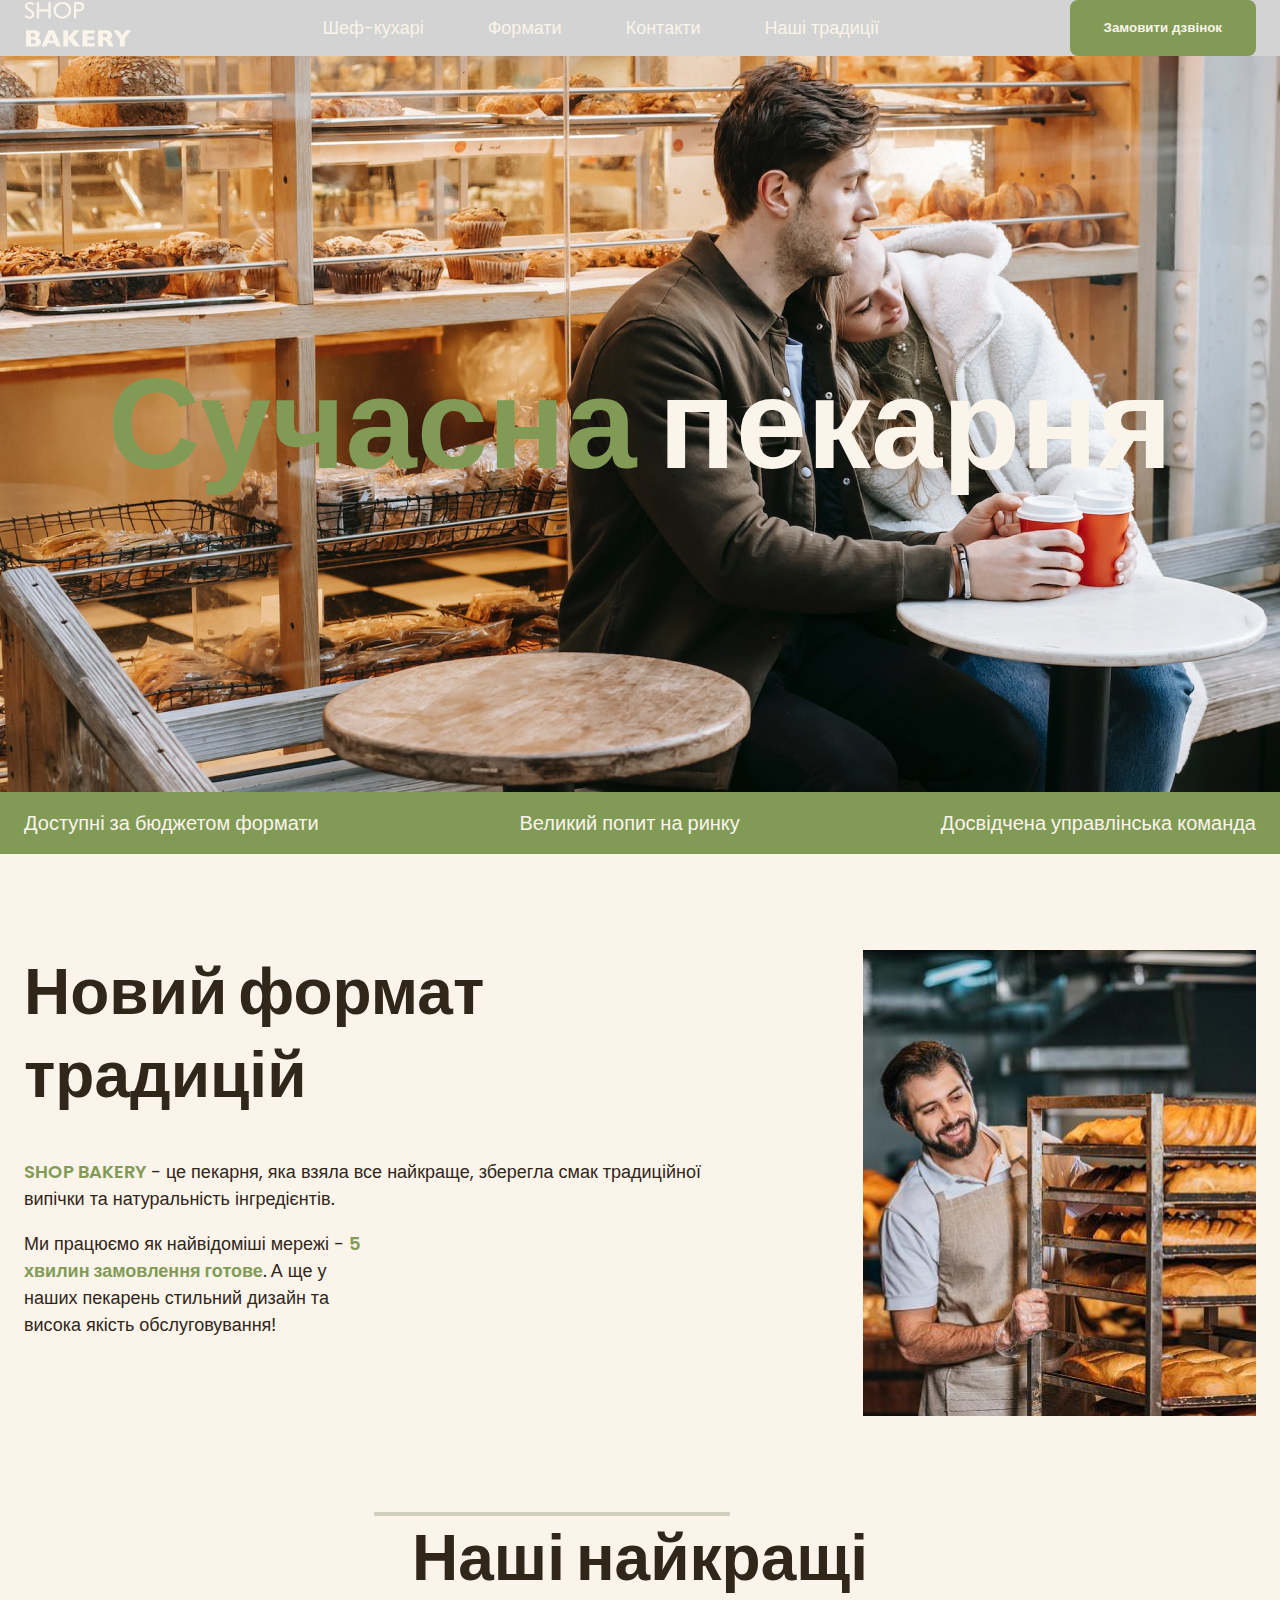
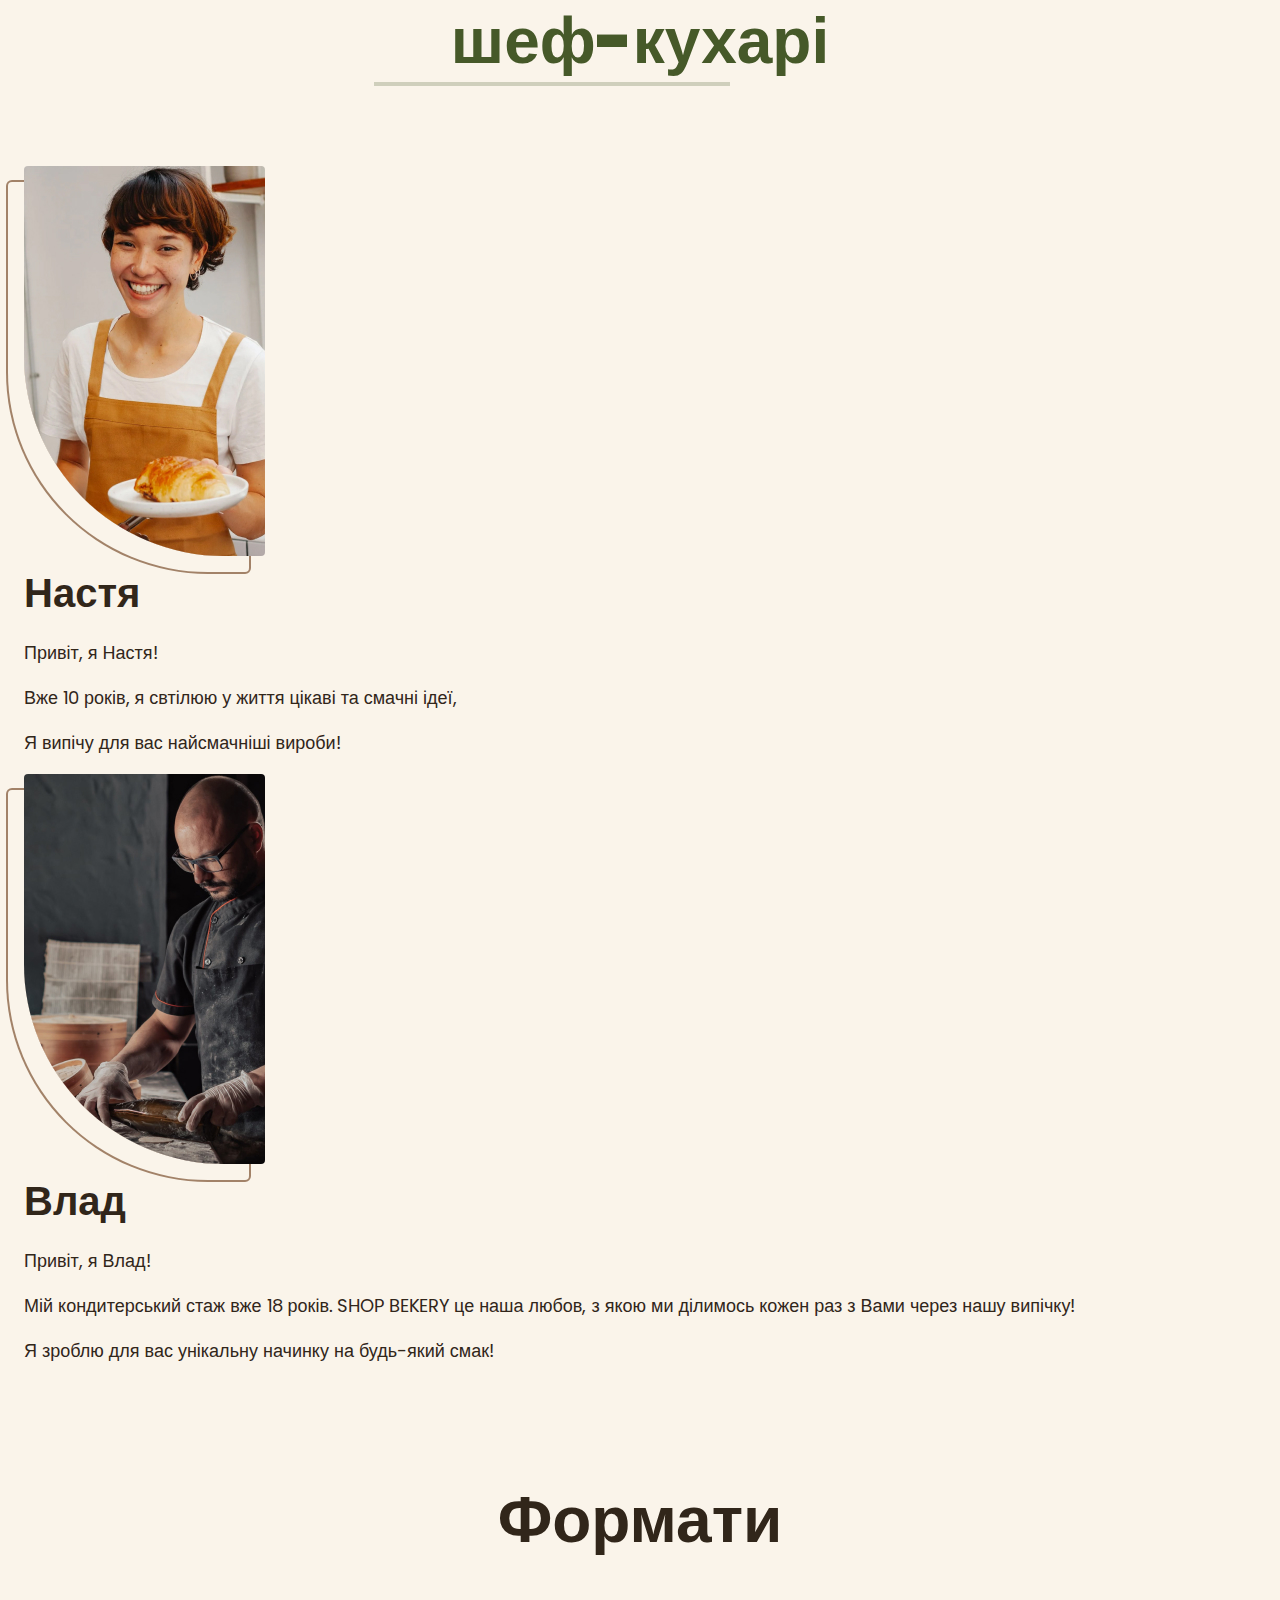
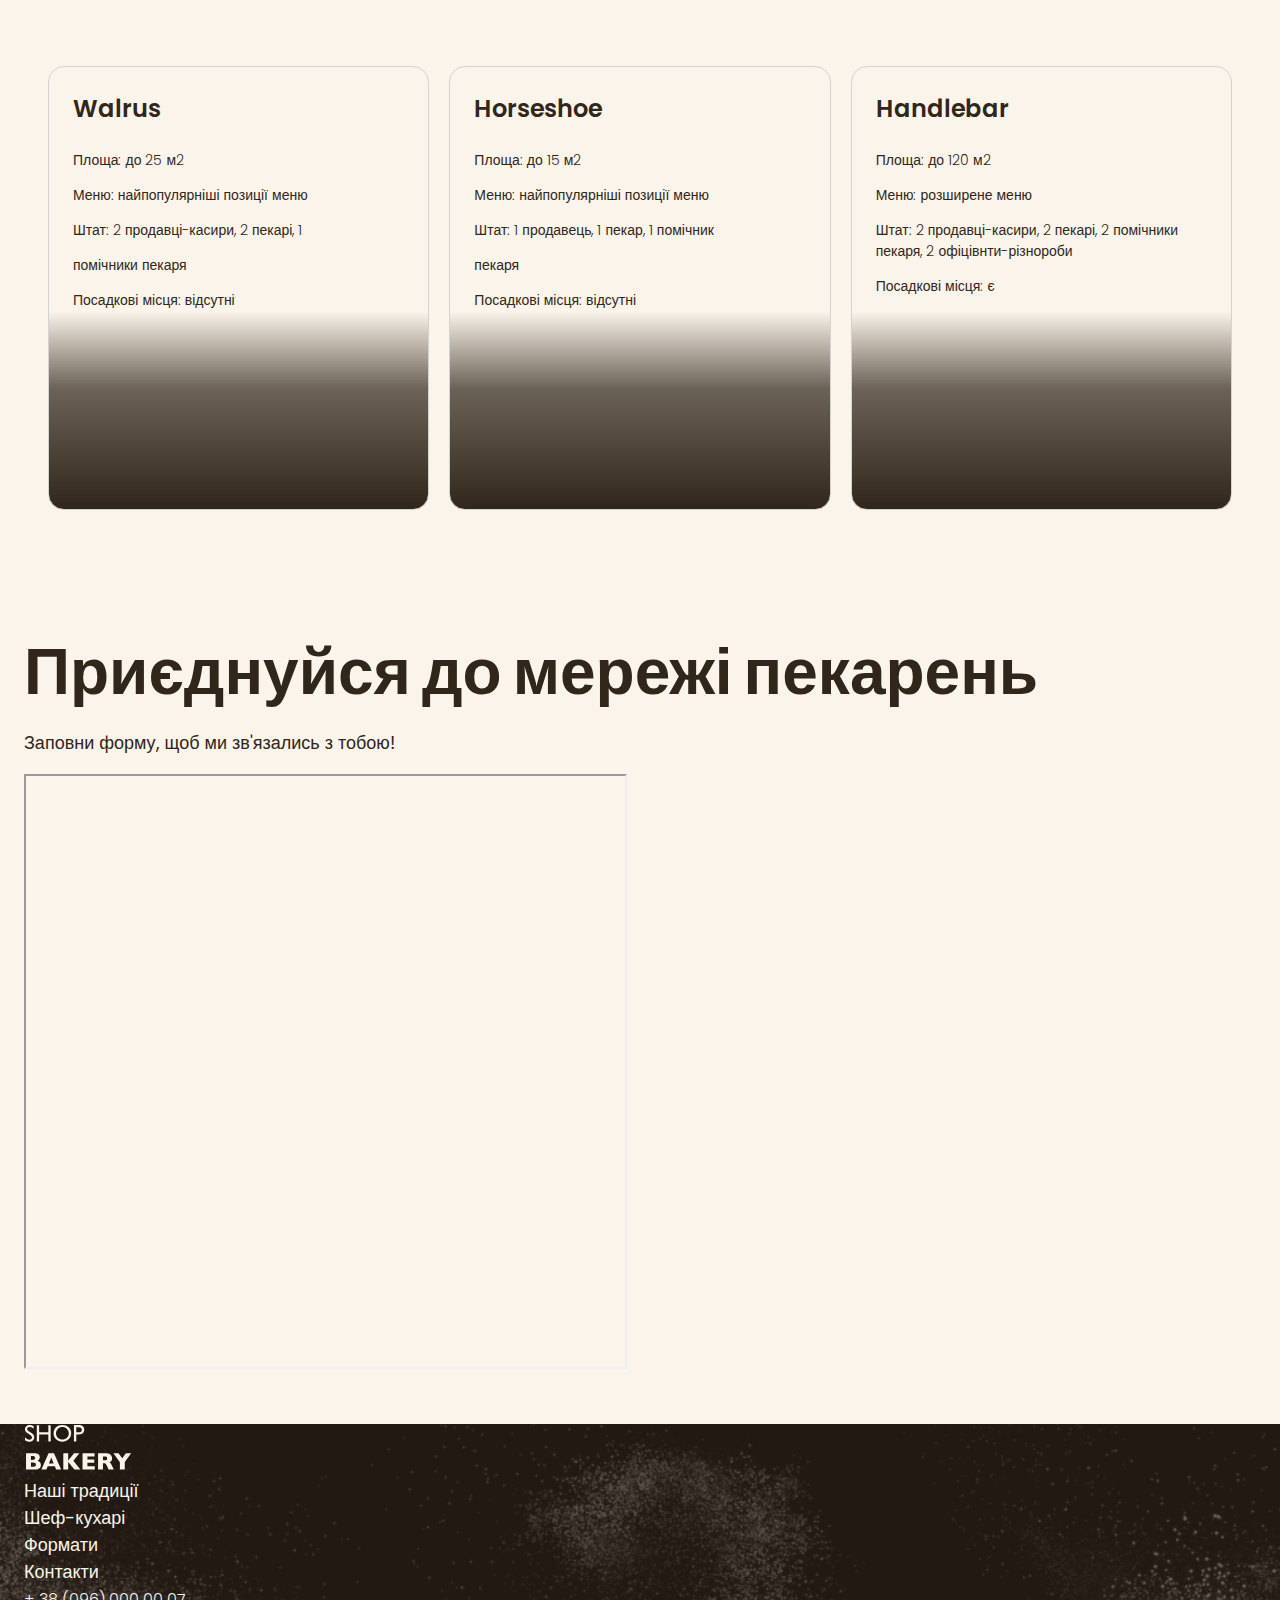
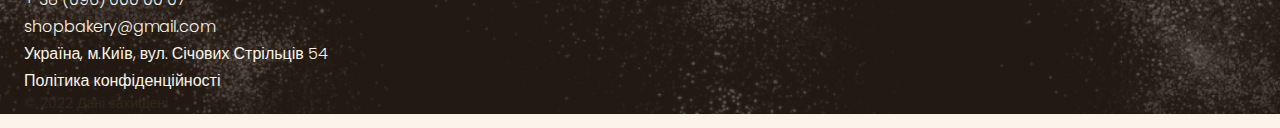
<file: index.html>
<!DOCTYPE html>
<html lang="uk">
  <head>
    <meta charset="UTF-8" />
    <meta http-equiv="X-UA-Compatible" content="IE=edge" />
    <meta name="viewport" content="width=device-width, initial-scale=1.0" />
    <title>Сучасна пекарня</title>
    <!-- Fonts
    <link rel="preconnect" href="https://fonts.googleapis.com" />
    <link rel="preconnect" href="https://fonts.gstatic.com" crossorigin />
    <link
      href="https://fonts.googleapis.com/css2?family=Poppins:ital,wght@0,100;0,200;0,300;0,400;0,500;0,600;0,700;0,800;0,900;1,100;1,200;1,300;1,400;1,500;1,600;1,700;1,800;1,900&display=swap"
      rel="stylesheet"
    /> -->

    <!-- <style>
      h1 {
        background-color: blueviolet;
      }
    </style> -->
    <!--Styles-->
    <link rel="stylesheet" href="./css/styles.css" />
  </head>
  <body>
    <header class="header">
      <div class="container">
        <div class="header-container">
          <nav class="header-nav">
            <a href="/">
              <img src="./images/logo.svg" alt="Логотип сучасної пекарні" />
            </a>
            <!-- logo-->
            <ul class="header-menu">
              <li><a class="link" href="#chefs-section">Шеф-кухарі</a></li>
              <li><a class="link" href="#formats-section">Формати</a></li>
              <li><a class="link" href="#contact-section">Контакти</a></li>
              <li>
                <a class="link" href="#traditions-section">Наші традиції</a>
              </li>
            </ul>
          </nav>

          <button class="button" type="button">Замовити дзвінок</button>
        </div>
      </div>
    </header>
    <main>
      <section class="hero-section">
        <div class="container">
          <h1 class="hero-title">
            <span class="accent">Сучасна</span> пекарня
          </h1>
        </div>
      </section>
      <section class="advantages-section">
        <div class="container">
          <h2 class="visually-hidden">Наші переваги</h2>
          <ul class="advantages-list">
            <li class="advantages-item">Доступні за бюджетом формати</li>
            <li class="advantages-item">Великий попит на ринку</li>
            <li class="advantages-item">Досвідчена управлінська команда</li>
          </ul>
        </div>
      </section>
      <section class="traditions-section section" id="traditions-section">
        <div class="container">
          <div class="traditions-container">
            <div class="traditions-content">
              <h2 class="traditions-title section-title">
                Новий формат традицій
              </h2>
              <p class="traditions-text">
                <span class="brand uppercase">shop bakery</span> - це пекарня,
                яка взяла все найкраще, зберегла смак традиційної випічки та
                натуральність інгредієнтів.
              </p>
              <p class="traditions-text limited">
                Ми працюємо як найвідоміші мережі -
                <span class="brand">5 хвилин замовлення готове</span>. А ще у
                наших пекарень стильний дизайн та висока якість обслуговування!
              </p>
            </div>
            <img
              src="./images/baker-man.jpg"
              alt="Чоловік пекар дивиться на батони із посмішкою"
            />
          </div>
        </div>
      </section>
      <section class="section" id="chefs-section">
        <div class="container">
          <h2 class="chefs-title section-title centered">
            Наші найкращі
            <span class="accent">шеф-кухарі</span>
          </h2>
          <ul>
            <li>
              <article>
                <img class="chef-photo" src="./images/nastya-chef.jpg" alt="Nastya chef">
                <h3 class="chef-title">Настя</h3>
                <p>Привіт, я Настя!</p>
                <p>Вже 10 років, я свтілюю у життя цікаві та смачні ідеї,</p>
                <p>Я випічу для вас найсмачніші вироби!</p>
              </article>
            </li>
            <li>
              <article>
                <img class="chef-photo" src="./images/vlad-chef.jpg" alt="Vlad chef">
                <h3 class="chef-title">Влад</h3>
                <p>Привіт, я Влад!</p>
                <p>
                  Мій кондитерський стаж вже 18 років. SHOP BEKERY це наша
                  любов, з якою ми ділимось кожен раз з Вами через нашу випічку!
                </p>
                <p>Я зроблю для вас унікальну начинку на будь-який смак!</p>
              </article>
            </li>
          </ul>
        </div>
      </section>
      <section class="section" id="formats-section">
        <div class="container">
          <h2 class="formats-title section-title centered">Формати</h2>
          <ul class="formats-list">
            <li class="formats-item">
              <article class="format-card">
                <h3 class="format-title" lang="en">Walrus</h3>
                <div class="format-text">
                  <p>Площа: до 25 м2</p>
                  <p>Меню: найпопулярніші позиції меню</p>
                  <p>Штат: 2 продавці-касири, 2 пекарі, 1</p>
                  <p>помічники пекаря</p>
                  <p>Посадкові місця: відсутні</p>
                </div>
              </article>
            </li>
            <li class="formats-item">
              <article class="format-card">
                <h3 class="format-title" lang="en">Horseshoe</h3>
                <div class="format-text">
                  <p>Площа: до 15 м2</p>
                  <p>Меню: найпопулярніші позиції меню</p>
                  <p>Штат: 1 продавець, 1 пекар, 1 помічник</p>
                  <p>пекаря</p>
                  <p>Посадкові місця: відсутні</p>
                </div>
              </article>
            </li>
            <li class="formats-item">
              <article class="format-card">
                <h3 class="format-title" lang="en">Handlebar</h3>
                <div class="format-text">
                  <p>Площа: до 120 м2</p>
                  <p>Меню: розширене меню</p>
                  <p>
                    Штат: 2 продавці-касири, 2 пекарі, 2 помічники пекаря, 2
                    офіцівнти-різнороби
                  </p>
                  <p>Посадкові місця: є</p>
                </div>
              </article>
            </li>
          </ul>
        </div>
      </section>
      <section class="section" id="contact-section">
        <div class="container">
          <h2 class="contact-title section-title">
            Приєднуйся до мережі пекарень
          </h2>
          <p>Заповни форму, щоб ми зв'язались з тобою!</p>
          <iframe
            src="https://www.google.com/maps/embed?pb=!1m18!1m12!1m3!1d2540.1636289098733!2d30.4912733!3d50.4566776!2m3!1f0!2f0!3f0!3m2!1i1024!2i768!4f13.1!3m3!1m2!1s0x40d4ce637c006b2d%3A0xaf86385f19996ff0!2z0LLRg9C70LjRhtGPINCh0ZbRh9C-0LLQuNGFINCh0YLRgNGW0LvRjNGG0ZbQsiwgNTQsINCa0LjRl9CyLCDQo9C60YDQsNGX0L3QsCwgMDIwMDA!5e0!3m2!1suk!2suk!4v1726419899071!5m2!1suk!2suk"
            width="603"
            height="595"
            allowfullscreen=""
            loading="lazy"
            referrerpolicy="no-referrer-when-downgrade"
          ></iframe>
        </div>
      </section>
    </main>
    <footer class="footer">
      <div class="container">
        <nav>
          <a href="#">
            <img src="./images/logo.svg" alt="Логотип сучасної пекарні" />
          </a>
          <ul>
            <li><a class="link" href="#">Наші традиції</a></li>
            <li><a class="link" href="#">Шеф-кухарі</a></li>
            <li><a class="link" href="#">Формати</a></li>
            <li><a class="link" href="#">Контакти</a></li>
          </ul>
        </nav>
        <address>
          <ul>
            <li>
              <a class="address-link" href="tel:+380960000007"
                >+ 38 (096) 000 00 07</a
              >
            </li>
            <li>
              <a class="address-link" href="mailto:shopbakery@gmail.com"
                >shopbakery@gmail.com</a
              >
            </li>
            <li>
              <a
                class="address-link"
                href="https://maps.app.goo.gl/3XC2RrBbzB8cuo9JA"
                target="_blank"
              >
                Україна, м.Київ, вул. Січових Стрільців 54
              </a>
            </li>
            <li>
              <a href="#">
                <!-- facebook icon -->
              </a>
            </li>
            <li>
              <a href="#">
                <!-- instagram icon -->
              </a>
            </li>
          </ul>
          <a class="address-link" href="#" target="_blank"
            >Політика конфіденційності</a
          >
          <p class="address-copyright">&copy; 2022 Дані захищені</p>
        </address>
      </div>
    </footer>
  </body>
</html>
</file>
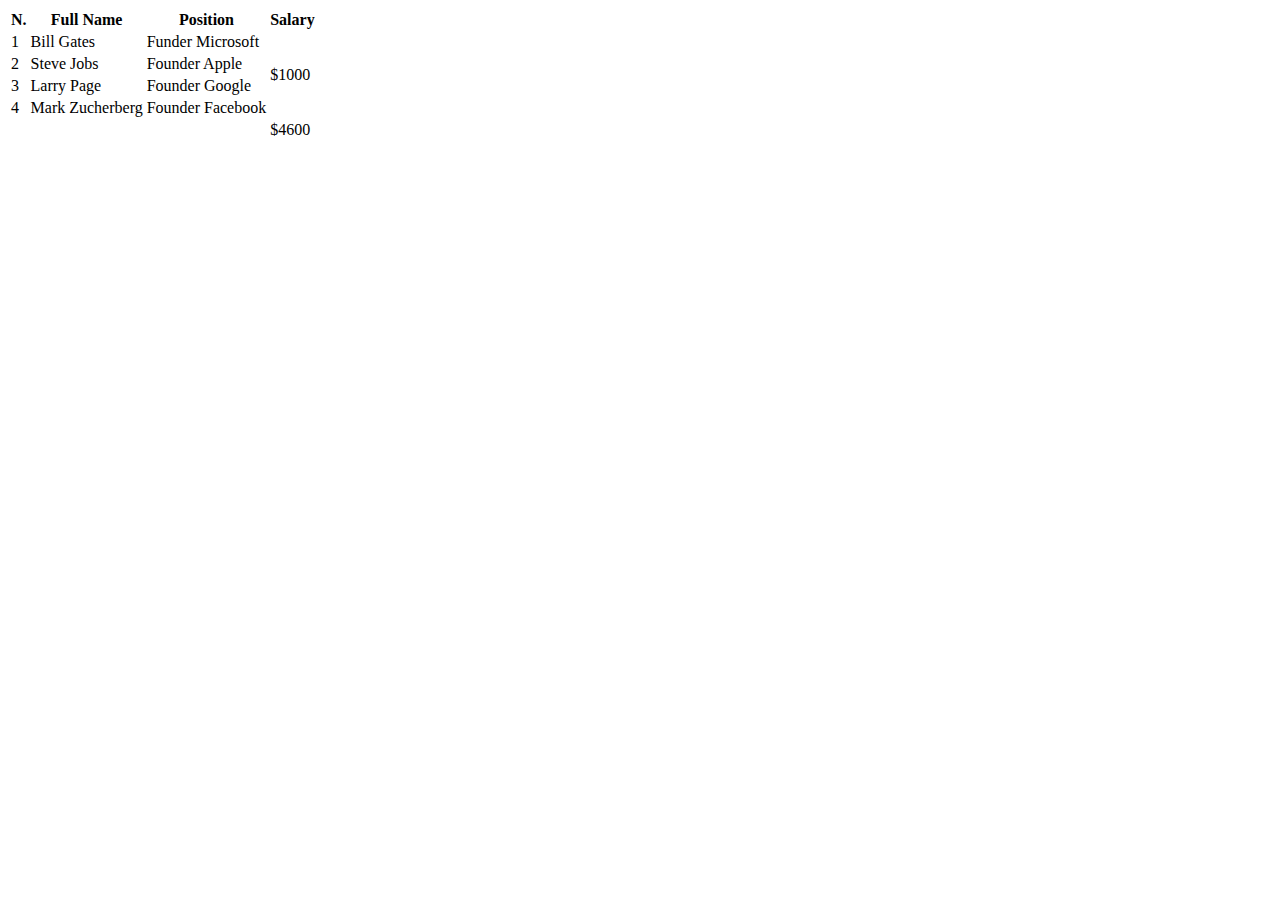
<file: test.html>
<!DOCTYPE html>
<html lang="en">
<head>
    <meta charset="UTF-8">
    <meta http-equiv="X-UA-Compatible" content="IE=edge">
    <meta name="viewport" content="width=device-width, initial-scale=1.0">
    <title>Test HTML page</title>
</head>
<body>
    <table>
        <thead>
          <tr>
            <th>N.</th>
            <th>Full Name</th>
            <th>Position</th>
            <th>Salary</th>
          </tr>
        </thead>
        <tbody>
            <tr>
                <td>1</td>
                <td>Bill Gates</td>
                <td>Funder Microsoft</td>
                <td rowspan="4">$1000</td>
            </tr>
            <tr>
                <td>2</td>
                <td>Steve Jobs</td>
                <td>Founder Apple</td>
                <!-- <td>$1200</td> -->
            </tr>
            <tr>
                <td>3</td>
                <td>Larry Page</td>
                <td>Founder Google</td>
                <!-- <td>$1100</td> -->
            </tr>
            <tr>
                <td>4</td>
                <td>Mark Zucherberg</td>
                <td>Founder Facebook</td>
                <!-- <td>$1300</td> -->
            </tr>
        </tbody>
        <tfoot>
            <tr>
                <td></td>
                <td></td>
                <td></td>
                <td>$4600</td>
            </tr>
        </tfoot>
      </table>
</body>
</html>
</file>
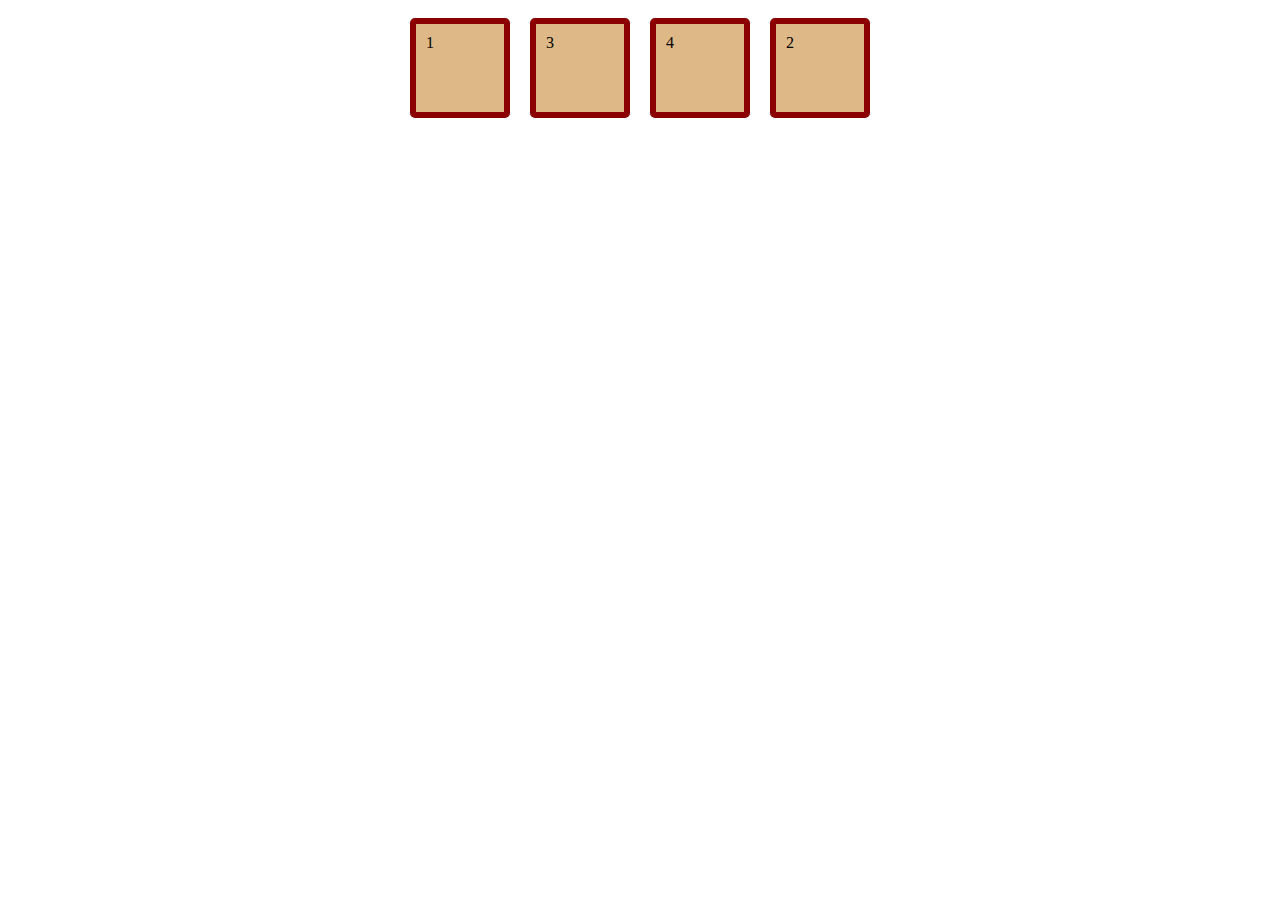
<file: test1.html>
<!DOCTYPE html>
<html lang="en">
<head>
    <meta charset="UTF-8">
    <meta http-equiv="X-UA-Compatible" content="IE=edge">
    <meta name="viewport" content="width=device-width, initial-scale=1.0">
    <title>Test1</title>
    <link rel="stylesheet" href="./css/test1.css">
</head>
<body> 
    <div class="flex-container">
        <div class="item">1</div>
        <div class="item">2</div>
        <div class="item">3</div>
        <div class="item">4</div>
    </div>
    
</body>
</html>
</file>
<file: css/styles.css>
@font-face {
  font-display: swap;
  font-family: 'Poppins';
  font-weight: 300;
  src: url('../fonts/poppins-v23-latin-300.woff2') format('woff2');
}

@font-face {
  font-display: swap;
  font-family: 'Poppins';
  font-weight: 400;
  src: url('../fonts/poppins-v23-latin-regular.woff2') format('woff2');
}

@font-face {
  font-display: swap;
  font-family: 'Poppins';
  font-weight: 600;
  src: url('../fonts/poppins-v23-latin-600.woff2') format('woff2');
}

@font-face {
  font-display: swap;
  font-family: 'Poppins';
  font-weight: 900;
  src: url('../fonts/poppins-v23-latin-900.woff2') format('woff2'); /* Chrome 36+, Opera 23+, Firefox 39+, Safari 12+, iOS 10+ */
}

:root {
  --color-primary-dark: #31261a;
  --color-primary-light: #faf4ea;
  --color-secondary-dark: #a28268;
  --color-brand-normal: #819b57;
  --color-brand-dark: #465929;
  --color-brand-light: #cfcfbc;
}

/*Base*/
* {
  box-sizing: border-box;
}

body {
  color: var(--color-primary-dark);
  background-color: var(--color-primary-light);
  font-family: 'Poppins', sans-serif;
  font-size: 18px;
  font-weight: 400;
  margin: 0;
}

h1,
h2,
h3,
h4,
h5,
h6,
p {
  margin-top: 0;
}

address {
  font-style: normal;
}

.section {
  padding: 48px 0;
}

.container {
  width: 100%;
  max-width: 1288px;
  margin: 0 auto;
  padding: 0 24px;
}

ul {
  margin: 0;
  padding: 0;
  list-style-type: none;
}

.visually-hidden {
  position: absolute;
  left: -1000px;
  top: auto;
  width: 1px;
  height: 1px;
  overflow: hidden;
}

/*Button*/
.button {
  padding: 16px 32px;
  color: var(--color-primary-light);
  font-weight: 600;
  border: 2px solid var(--color-brand-normal);
  background-color: var(--color-brand-normal);
  border-radius: 8px;
  cursor: pointer;
  line-height: 1.5;
}

.button:hover {
  color: var(--color-brand-dark);
  background-color: transparent;
}

/* .button:focus {
  background-color: hotpink;
}

.button:active {
  background-color: hotpink;
} */

/*Link*/
.link {
  color: var(--color-primary-light);
  /* line-height: 1.5; */
  text-decoration: none;
}

.link:hover {
  color: var(--color-brand-normal);
  /* font-weight: 600; */
}

/* Header */
.header {
  background-color: lightgray; /* Remove*/
}
.header-container {
  display: flex;
  align-items: center;
  gap: 40px;
}

.header-nav {
  display: flex;
  align-items: center;
  flex-grow: 1;
  gap: 40px;
}

.header-menu {
  display: flex;
  gap: 64px;
  flex-grow: 1;
  justify-content: center;
}

/*Hero section*/

.hero-section {
  padding: 272px 0;
  background-image: url('../images/hero-section-background.jpg');
  background-repeat: no-repeat;
  background-position: center top;
  background-size: cover;
  /* background-attachment: fixed; */
  /* background: url('../images/hero-section-background.jpg') no-repeat center/top cover; */
}
.hero-title {
  margin-bottom: 0;
  color: var(--color-primary-light);
  text-align: center;
  font-size: 128px;
  font-weight: 900;
  /* font-style: italic; */
  /* text-transform: uppercase; */
}
.hero-title .accent {
  color: var(--color-brand-normal); /*HEX value */
  font-family: 'Poppins', sans-serif;
}

/*Advantages section*/
.advantages-section {
  padding: 16px 0;
  background-color: var(--color-brand-normal);
}
.advantages-list {
  display: flex;
  justify-content: space-between;
  gap: 40px;
  /* color: var(--color-primary-light); */
  /* background-color: var(--color-brand-normal); */
}

.advantages-item {
  color: var(--color-primary-light);
  font-size: 20px;
  font-weight: 300;
}

.section-title {
  font-size: 64px;
  font-weight: 900;
  line-height: 1.3;
}

.section-title.centered {
  text-align: center;
}

.section-title .accent {
  color: var(--color-brand-dark);
}
/* Traditions section */
.traditions-section {
  padding-top: 96px;
}

.traditions-container {
  display: flex;
  /* gap: 100px; */
  justify-content: space-between;
  gap: 40px;
}

.traditions-content {
  max-width: 710px;
}

.traditions-title {
  margin-bottom: 42px;
}

.traditions-text .brand {
  color: var(--color-brand-normal);
  font-weight: 600;
}

.traditions-text .uppercase {
  /* color: var(--color-brand-normal); */
  text-transform: uppercase;
}

.traditions-text.limited {
  max-width: 340px;
}

/* Chefs section */

.chefs-title {
  max-width: 532px;
  margin: 0 auto 80px;
}

.chefs-title::before,
.chefs-title::after {
  display: block;
  width: 352px;
  /* height: 2px; */
  /* background-color: #cfcfbc; */
  border: 2px solid var(--color-brand-light);
  content: '';
}

.chef-photo {
  border-radius: 4px 4px 4px 200px;
  box-shadow: -16px 16px 0 0 var(--color-primary-light),
    -16px 16px 0 2px var(--color-secondary-dark);
}

.chef-title {
  margin-bottom: 16px;
  font-size: 40px;
  font-weight: 600;
}

/* Formats section */
.formats-list {
  padding: 24px;
  display: flex;
  gap: 20px;
  flex-wrap: wrap;
}

.formats-item {
  /* flex: 1; */
  flex-basis: calc((100% - 40px) / 3);
}
.format-card {
  padding: 24px;
  height: 444px;
  background-image: linear-gradient(
    180deg,
    rgba(49, 38, 26, 0) 55.21%,
    rgba(49, 38, 26, 0.71) 72.92%,
    var(--color-primary-dark) 100%
  );
  /* background-image: url('../images/walrus-format.jpg'); */
  border: 1px solid lightgray; /* remove */
  border-radius: 16px;
}

.formats-title {
  margin-bottom: 80px;
}
.format-title {
  font-size: 24px;
  font-weight: 600;
}

.format-text {
  font-size: 14px;
  font-weight: 300;
}

/* Contact section */
.contact-title {
  margin-bottom: 16px;
}

/* Footer*/

.address-link {
  color: var(--color-primary-light);
  font-size: 16px;
  font-weight: 300;
  text-decoration: none;
}

.address-link:hover {
  color: var(--color-brand-normal);
}

.address-copyright {
  font-size: 14px;
}

.footer {
  background-image: url('../images/footer-background.png');
  background-color: var(--color-primary-dark);
  background-repeat: no-repeat;
  background-size: cover;
  background-position: center;
}
</file>
<file: css/test1.css>
* {
  box-sizing: border-box;
}

.flex-container {
  display: flex;
  /* flex-direction: column-reverse; */
  /* justify-content: flex-end; */
  justify-content: center;
  /* align-items: center; */
  /* flex-wrap: wrap; */
}

.item {
  flex-basis: 100px;
  /* width: 100px; */
  height: 100px;
  background-color: burlywood;
  padding: 10px;
  border: 6px solid darkred;
  border-radius: 5px;
  margin: 10px;
}

/* .item:nth-child(2) {
  flex-basis: 50px;
  height: 50px;
}

.item:last-child {
  flex-basis: 80px;
  height: 80px;
} */

/* .item:nth-child(2) {
  flex-grow: 1;
}

.item:nth-child(3) {
  flex-shrink: 0;
} */

/* .item:nth-child(2) {
  flex-basis: 50px;
  height: 50px;
  align-self: flex-end;
} */

.item:nth-child(2) {
  order: 4;
}
</file>
